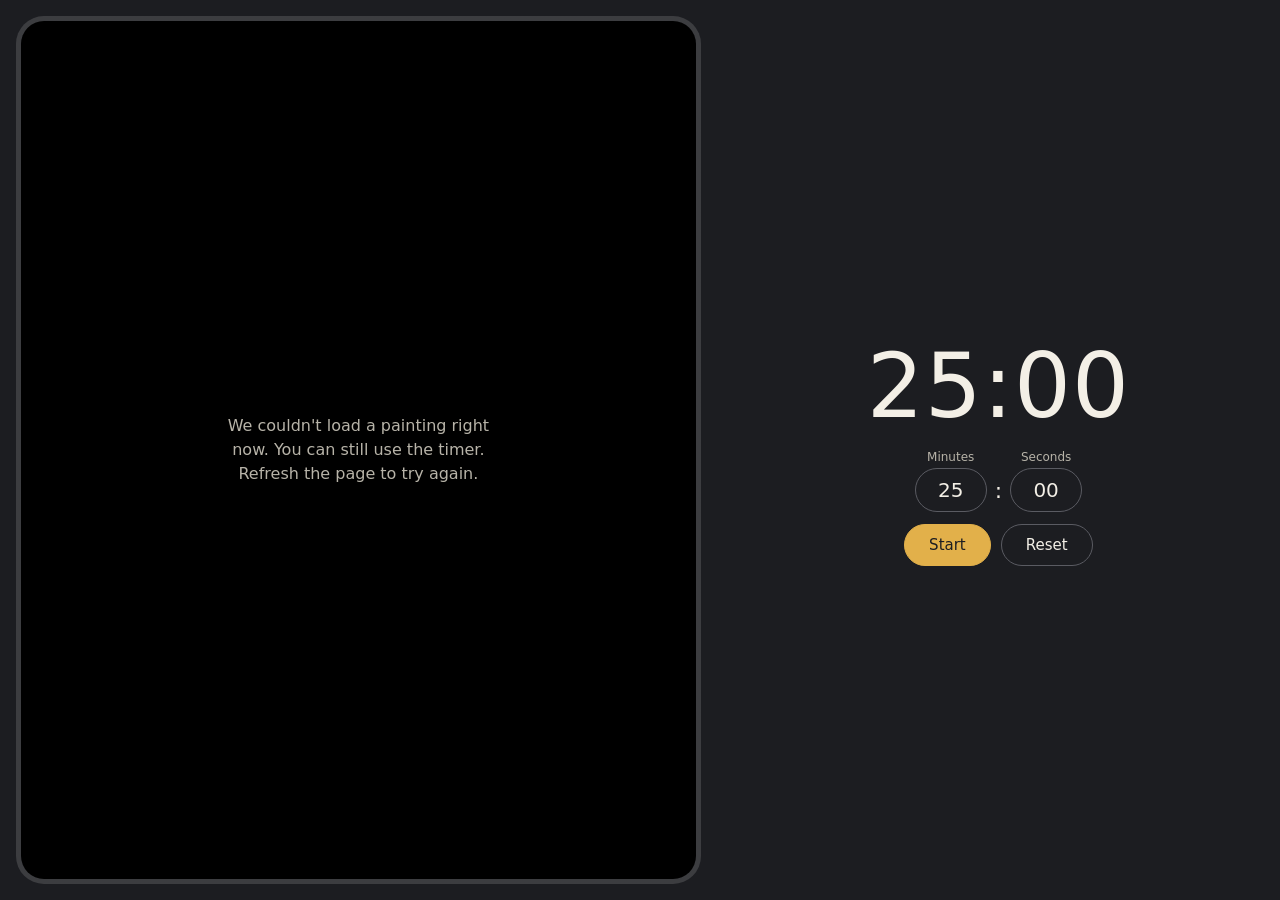
<file: index.html>
<!DOCTYPE html>
<html lang="en">
<head>
  <meta charset="UTF-8">
  <meta name="viewport" content="width=device-width, initial-scale=1.0">
  <title>Pomodoro Art</title>
  <link rel="stylesheet" href="style.css">
</head>
<body>
  <main class="split">
    <section class="left">
      <div class="ring">
        <div class="inner">
          <p class="art-message" id="art-message" role="status">Loading painting…</p>
          <div class="picture" id="picture" hidden>
            <img class="art" id="art" alt="Artwork">
          </div>
        </div>
      </div>
    </section>

    <section class="panel">
      <div class="time" id="time">25:00</div>
      <div class="length" id="length">
        <label>Minutes
          <input id="minutes" type="text" inputmode="numeric" maxlength="3" autocomplete="off" value="25">
        </label>
        <span class="colon" aria-hidden="true">:</span>
        <label>Seconds
          <input id="seconds" type="text" inputmode="numeric" maxlength="2" autocomplete="off" value="00">
        </label>
      </div>
      <p class="message" id="message" role="alert" hidden></p>
      <div class="details" id="details" hidden></div>
      <div class="btns">
        <button class="btn main" id="main-btn" type="button">Start</button>
        <button class="btn" id="reset-btn" type="button">Reset</button>
      </div>
    </section>
  </main>
  <script src="script.js"></script>
</body>
</html>
</file>
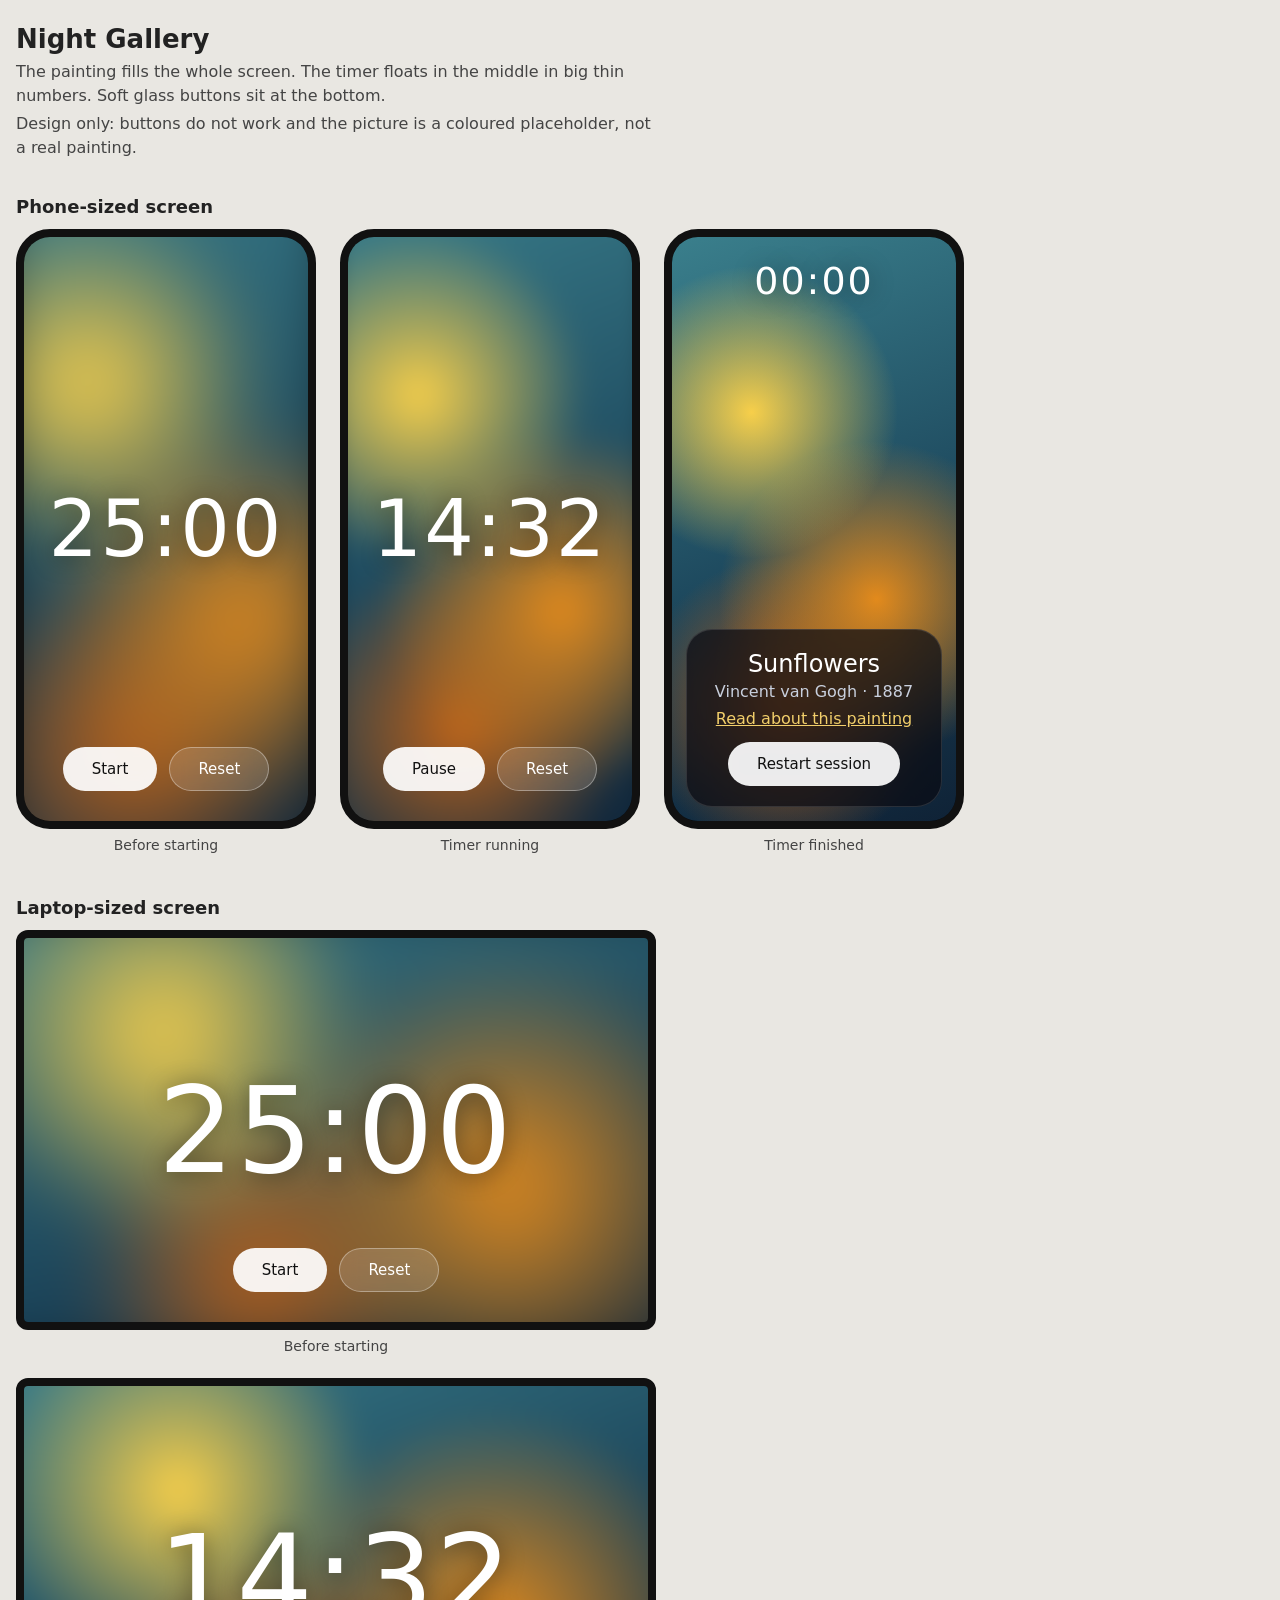
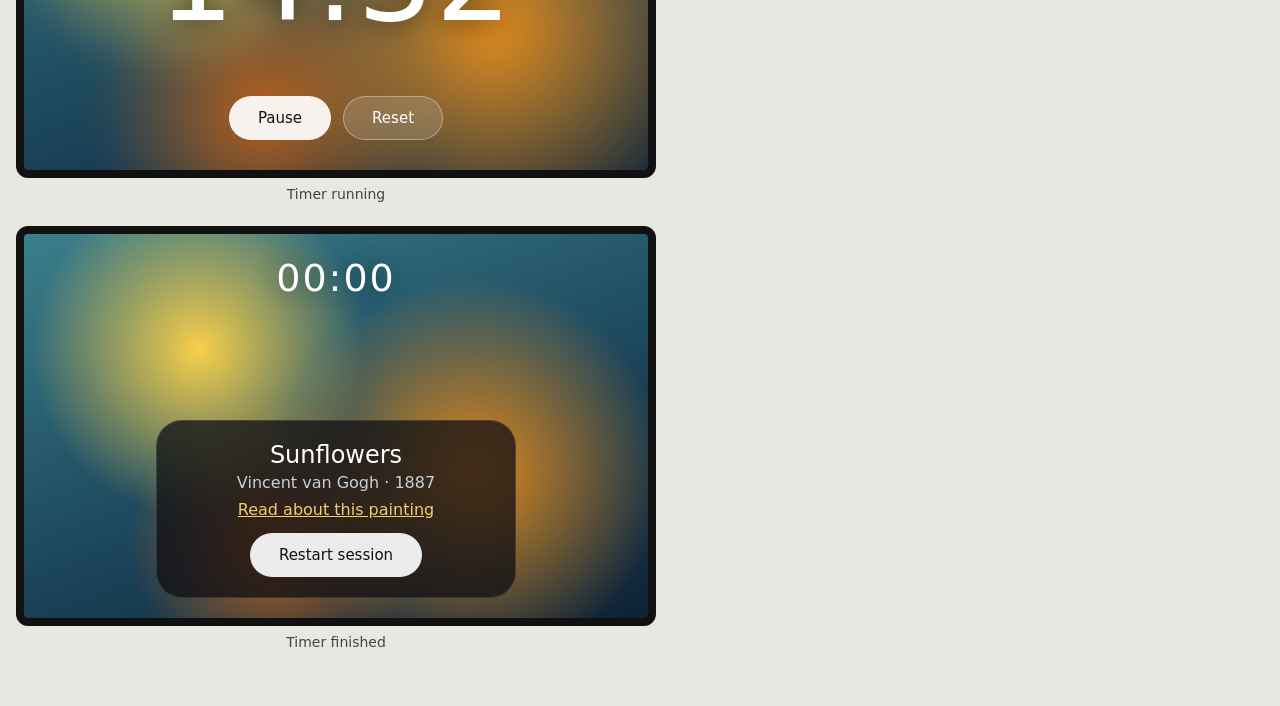
<file: mockups/1-night-gallery.html>
<!DOCTYPE html>
<html lang="en">
<head>
<meta charset="UTF-8">
<meta name="viewport" content="width=device-width, initial-scale=1.0">
<title>Night Gallery - mockup</title>
<style>
*{box-sizing:border-box}
body{margin:0;padding:24px 16px 48px;background:#e9e7e2;color:#222;font-family:system-ui,-apple-system,"Segoe UI",Roboto,sans-serif}
h1{font-size:26px;margin:0 0 6px}
h2{font-size:18px;margin:36px 0 12px}
p.note{margin:0 0 4px;max-width:640px;line-height:1.5;color:#444}
.row{display:flex;gap:24px;flex-wrap:wrap;align-items:flex-start;overflow-x:auto;padding-bottom:8px}
figure{margin:0;flex:none}
figcaption{margin-top:8px;font-size:14px;color:#444;text-align:center}
.screen{position:relative;overflow:hidden;flex:none;border:8px solid #111}
.screen.phone{width:300px;height:600px;border-radius:34px}
.screen.laptop{width:640px;height:400px;border-radius:12px}
a{color:inherit}
.art{background:
 radial-gradient(circle at 28% 30%,#f7cf4a 0,transparent 32%),
 radial-gradient(circle at 72% 62%,#e28a1c 0,transparent 38%),
 radial-gradient(circle at 40% 80%,#b9611a 0,transparent 30%),
 linear-gradient(160deg,#3a7f8c,#1a4258 60%,#0f2236)}
.b1 .art{filter:blur(26px);transform:scale(1.25)}
.b2 .art{filter:blur(12px);transform:scale(1.15)}

body.d1 .screen{background:#000;color:#fff}
.d1 .scene{position:absolute;inset:0}
.d1 .art{position:absolute;inset:0}
.d1 .center{position:absolute;inset:0;display:flex;align-items:center;justify-content:center}
.d1 .time{font-weight:200;letter-spacing:2px;text-shadow:0 2px 24px rgba(0,0,0,.45);font-variant-numeric:tabular-nums}
.d1 .phone .time{font-size:78px}
.d1 .laptop .time{font-size:120px}
.d1 .btns{position:absolute;left:0;right:0;bottom:30px;display:flex;gap:12px;justify-content:center}
.d1 .btn{padding:12px 28px;border-radius:999px;font-size:15px;background:rgba(255,255,255,.14);border:1px solid rgba(255,255,255,.35);backdrop-filter:blur(8px);-webkit-backdrop-filter:blur(8px)}
.d1 .btn.main{background:rgba(255,255,255,.92);color:#111;border-color:transparent}
.d1 .top{position:absolute;top:22px;left:0;right:0;text-align:center}
.d1 .top .time{font-size:38px;font-weight:300}
.d1 .card{position:absolute;background:rgba(10,12,20,.72);backdrop-filter:blur(14px);-webkit-backdrop-filter:blur(14px);border:1px solid rgba(255,255,255,.12);border-radius:26px;padding:20px;text-align:center}
.d1 .phone .card{left:14px;right:14px;bottom:14px}
.d1 .laptop .card{left:50%;transform:translateX(-50%);bottom:20px;width:360px}
.d1 .card h3{margin:0 0 4px;font-size:24px;font-weight:500}
.d1 .card .meta{margin:0 0 8px;color:#c9d0de}
.d1 .card p{margin:0 0 14px}
.d1 .card .link{color:#f2cf6b}
.d1 .card .btn{display:inline-block}
</style>
</head>
<body class="d1">
<h1>Night Gallery</h1>
<p class="note">The painting fills the whole screen. The timer floats in the middle in big thin numbers. Soft glass buttons sit at the bottom.</p>
<p class="note">Design only: buttons do not work and the picture is a coloured placeholder, not a real painting.</p>
<h2>Phone-sized screen</h2>
<div class="row">
<figure><div class="screen phone"><div class="scene b1"><div class="art"></div><div class="center"><span class="time">25:00</span></div><div class="btns"><span class="btn main">Start</span><span class="btn">Reset</span></div></div></div><figcaption>Before starting</figcaption></figure>
<figure><div class="screen phone"><div class="scene b2"><div class="art"></div><div class="center"><span class="time">14:32</span></div><div class="btns"><span class="btn main">Pause</span><span class="btn">Reset</span></div></div></div><figcaption>Timer running</figcaption></figure>
<figure><div class="screen phone"><div class="scene"><div class="art"></div><div class="top"><span class="time">00:00</span></div><div class="card"><h3>Sunflowers</h3><p class="meta">Vincent van Gogh &middot; 1887</p><p><a href="#" class="link">Read about this painting</a></p><span class="btn main">Restart session</span></div></div></div><figcaption>Timer finished</figcaption></figure>
</div>
<h2>Laptop-sized screen</h2>
<div class="row">
<figure><div class="screen laptop"><div class="scene b1"><div class="art"></div><div class="center"><span class="time">25:00</span></div><div class="btns"><span class="btn main">Start</span><span class="btn">Reset</span></div></div></div><figcaption>Before starting</figcaption></figure>
<figure><div class="screen laptop"><div class="scene b2"><div class="art"></div><div class="center"><span class="time">14:32</span></div><div class="btns"><span class="btn main">Pause</span><span class="btn">Reset</span></div></div></div><figcaption>Timer running</figcaption></figure>
<figure><div class="screen laptop"><div class="scene"><div class="art"></div><div class="top"><span class="time">00:00</span></div><div class="card"><h3>Sunflowers</h3><p class="meta">Vincent van Gogh &middot; 1887</p><p><a href="#" class="link">Read about this painting</a></p><span class="btn main">Restart session</span></div></div></div><figcaption>Timer finished</figcaption></figure>
</div>
</body>
</html>
</file>
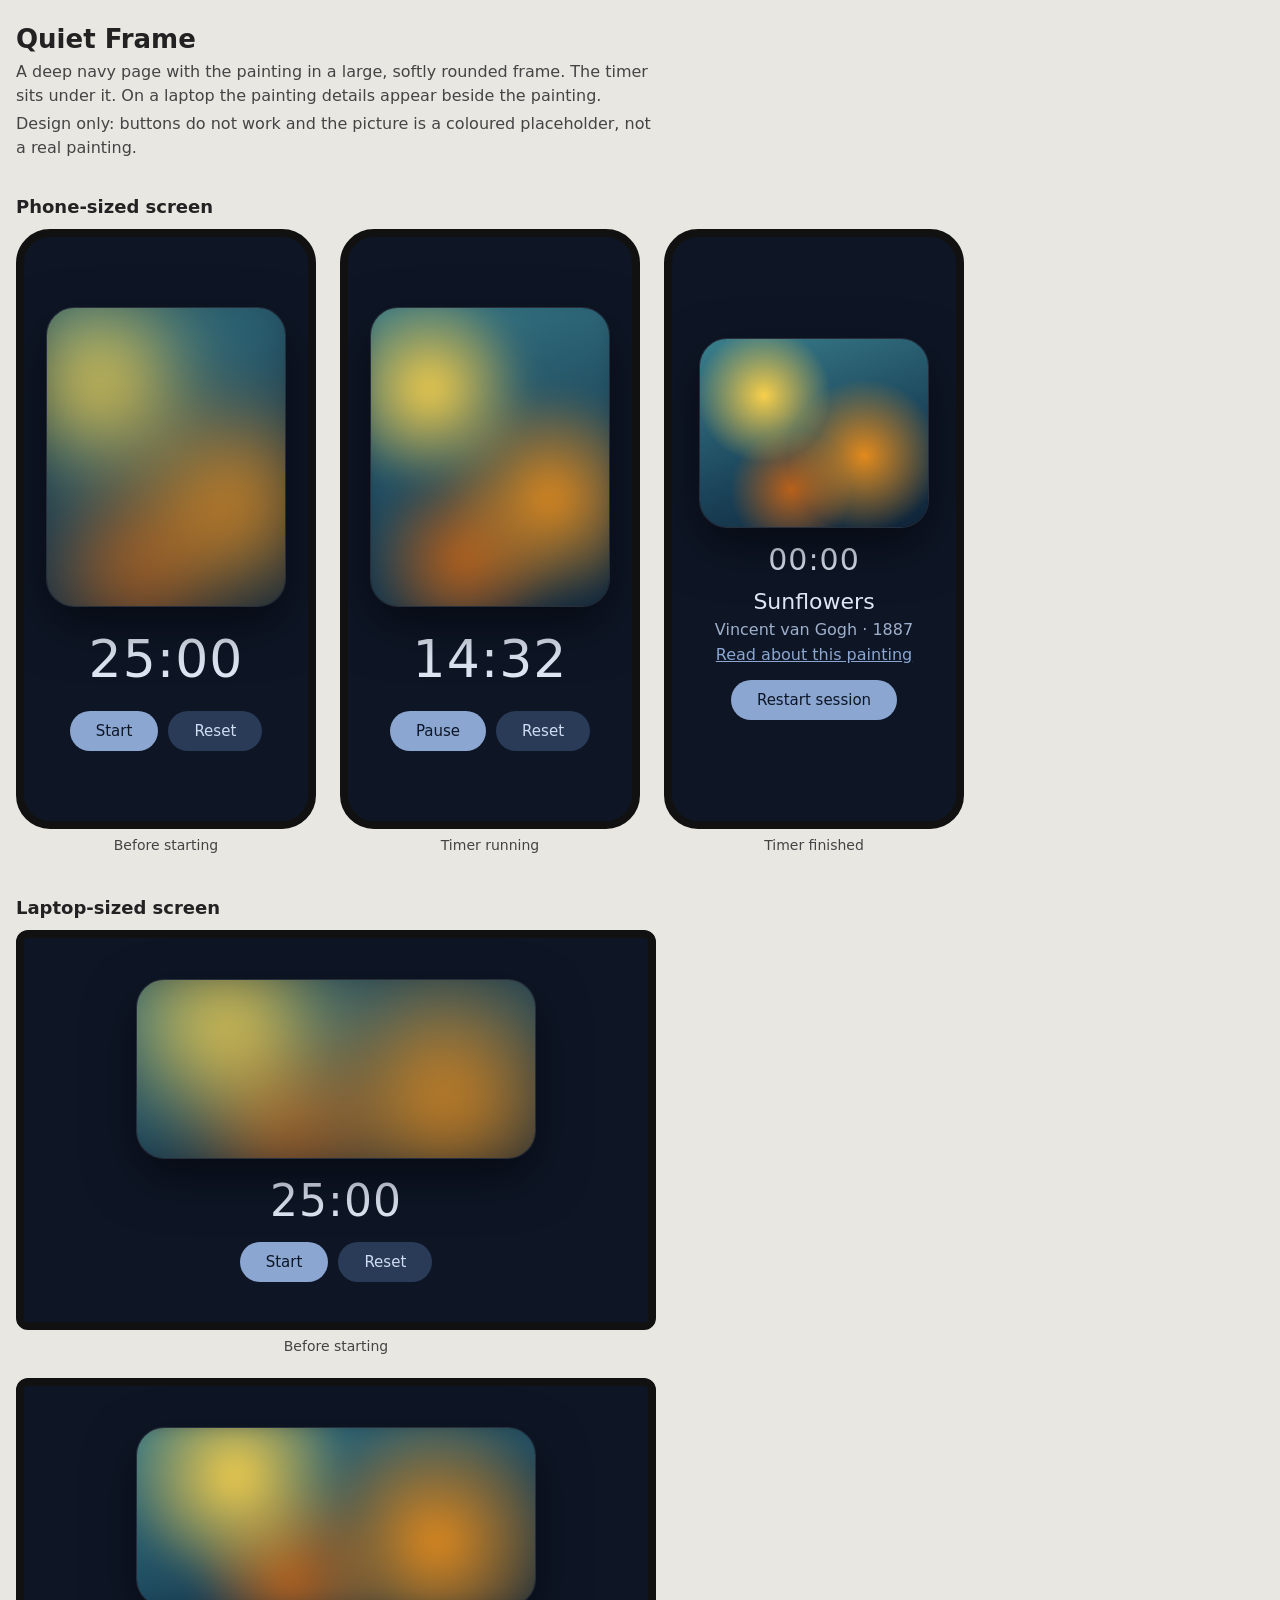
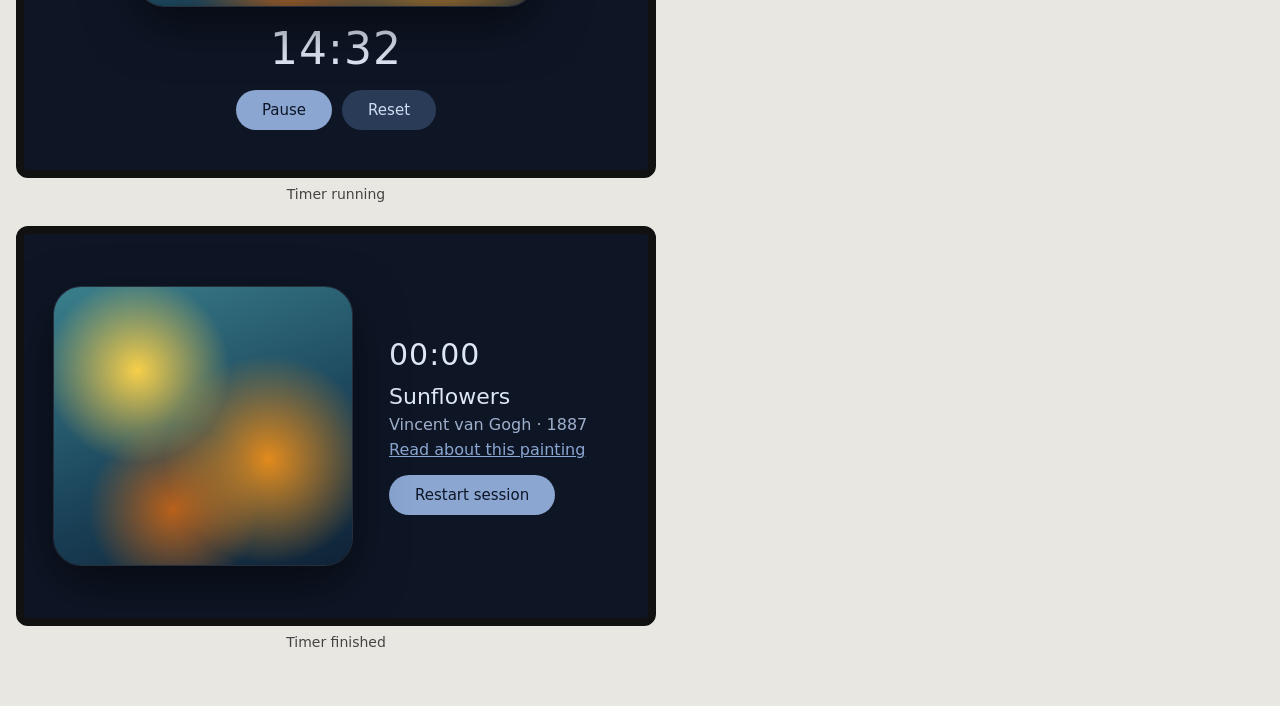
<file: mockups/2-quiet-frame.html>
<!DOCTYPE html>
<html lang="en">
<head>
<meta charset="UTF-8">
<meta name="viewport" content="width=device-width, initial-scale=1.0">
<title>Quiet Frame - mockup</title>
<style>
*{box-sizing:border-box}
body{margin:0;padding:24px 16px 48px;background:#e9e7e2;color:#222;font-family:system-ui,-apple-system,"Segoe UI",Roboto,sans-serif}
h1{font-size:26px;margin:0 0 6px}
h2{font-size:18px;margin:36px 0 12px}
p.note{margin:0 0 4px;max-width:640px;line-height:1.5;color:#444}
.row{display:flex;gap:24px;flex-wrap:wrap;align-items:flex-start;overflow-x:auto;padding-bottom:8px}
figure{margin:0;flex:none}
figcaption{margin-top:8px;font-size:14px;color:#444;text-align:center}
.screen{position:relative;overflow:hidden;flex:none;border:8px solid #111}
.screen.phone{width:300px;height:600px;border-radius:34px}
.screen.laptop{width:640px;height:400px;border-radius:12px}
a{color:inherit}
.art{background:
 radial-gradient(circle at 28% 30%,#f7cf4a 0,transparent 32%),
 radial-gradient(circle at 72% 62%,#e28a1c 0,transparent 38%),
 radial-gradient(circle at 40% 80%,#b9611a 0,transparent 30%),
 linear-gradient(160deg,#3a7f8c,#1a4258 60%,#0f2236)}
.b1 .art{filter:blur(26px);transform:scale(1.25)}
.b2 .art{filter:blur(12px);transform:scale(1.15)}

body.d2 .screen{background:#0e1626;color:#dfe7f5}
.d2 .stage{position:absolute;inset:0;display:flex;flex-direction:column;align-items:center;justify-content:center;gap:22px;padding:16px}
.d2 .frame{position:relative;overflow:hidden;border-radius:28px;border:1px solid rgba(255,255,255,.1);box-shadow:0 18px 50px rgba(0,0,0,.55);flex:none}
.d2 .phone .frame{width:240px;height:300px}
.d2 .laptop .frame{width:400px;height:180px}
.d2 .laptop .stage{gap:16px}
.d2 .laptop .time{font-size:44px}
.d2 .art{position:absolute;inset:0}
.d2 .time{font-weight:400;font-size:52px;letter-spacing:1px;font-variant-numeric:tabular-nums}
.d2 .btns{display:flex;gap:10px}
.d2 .btn{padding:11px 26px;border-radius:999px;font-size:15px;background:#2a3b57;color:#cfdcf2}
.d2 .btn.main{background:#8aa6d1;color:#0e1626}
.d2 .info{display:flex;flex-direction:column;align-items:center;text-align:center;gap:6px}
.d2 .info .time{font-size:30px}
.d2 .info h3{margin:6px 0 0;font-size:22px;font-weight:500}
.d2 .info .meta{margin:0;color:#9fb0cc}
.d2 .info p{margin:0}
.d2 .info .link{color:#8aa6d1}
.d2 .info .btn{display:inline-block;margin-top:10px}
.d2 .phone .stage.fin{gap:14px}
.d2 .phone .stage.fin .frame{width:230px;height:190px}
.d2 .laptop .stage.fin{flex-direction:row;gap:36px}
.d2 .laptop .stage.fin .frame{width:300px;height:280px}
.d2 .laptop .stage.fin .info{align-items:flex-start;text-align:left;width:230px}
</style>
</head>
<body class="d2">
<h1>Quiet Frame</h1>
<p class="note">A deep navy page with the painting in a large, softly rounded frame. The timer sits under it. On a laptop the painting details appear beside the painting.</p>
<p class="note">Design only: buttons do not work and the picture is a coloured placeholder, not a real painting.</p>
<h2>Phone-sized screen</h2>
<div class="row">
<figure><div class="screen phone"><div class="stage"><div class="frame b1"><div class="art"></div></div><span class="time">25:00</span><div class="btns"><span class="btn main">Start</span><span class="btn">Reset</span></div></div></div><figcaption>Before starting</figcaption></figure>
<figure><div class="screen phone"><div class="stage"><div class="frame b2"><div class="art"></div></div><span class="time">14:32</span><div class="btns"><span class="btn main">Pause</span><span class="btn">Reset</span></div></div></div><figcaption>Timer running</figcaption></figure>
<figure><div class="screen phone"><div class="stage fin"><div class="frame b0"><div class="art"></div></div><div class="info"><span class="time">00:00</span><h3>Sunflowers</h3><p class="meta">Vincent van Gogh &middot; 1887</p><p><a href="#" class="link">Read about this painting</a></p><span class="btn main">Restart session</span></div></div></div><figcaption>Timer finished</figcaption></figure>
</div>
<h2>Laptop-sized screen</h2>
<div class="row">
<figure><div class="screen laptop"><div class="stage"><div class="frame b1"><div class="art"></div></div><span class="time">25:00</span><div class="btns"><span class="btn main">Start</span><span class="btn">Reset</span></div></div></div><figcaption>Before starting</figcaption></figure>
<figure><div class="screen laptop"><div class="stage"><div class="frame b2"><div class="art"></div></div><span class="time">14:32</span><div class="btns"><span class="btn main">Pause</span><span class="btn">Reset</span></div></div></div><figcaption>Timer running</figcaption></figure>
<figure><div class="screen laptop"><div class="stage fin"><div class="frame b0"><div class="art"></div></div><div class="info"><span class="time">00:00</span><h3>Sunflowers</h3><p class="meta">Vincent van Gogh &middot; 1887</p><p><a href="#" class="link">Read about this painting</a></p><span class="btn main">Restart session</span></div></div></div><figcaption>Timer finished</figcaption></figure>
</div>
</body>
</html>
</file>
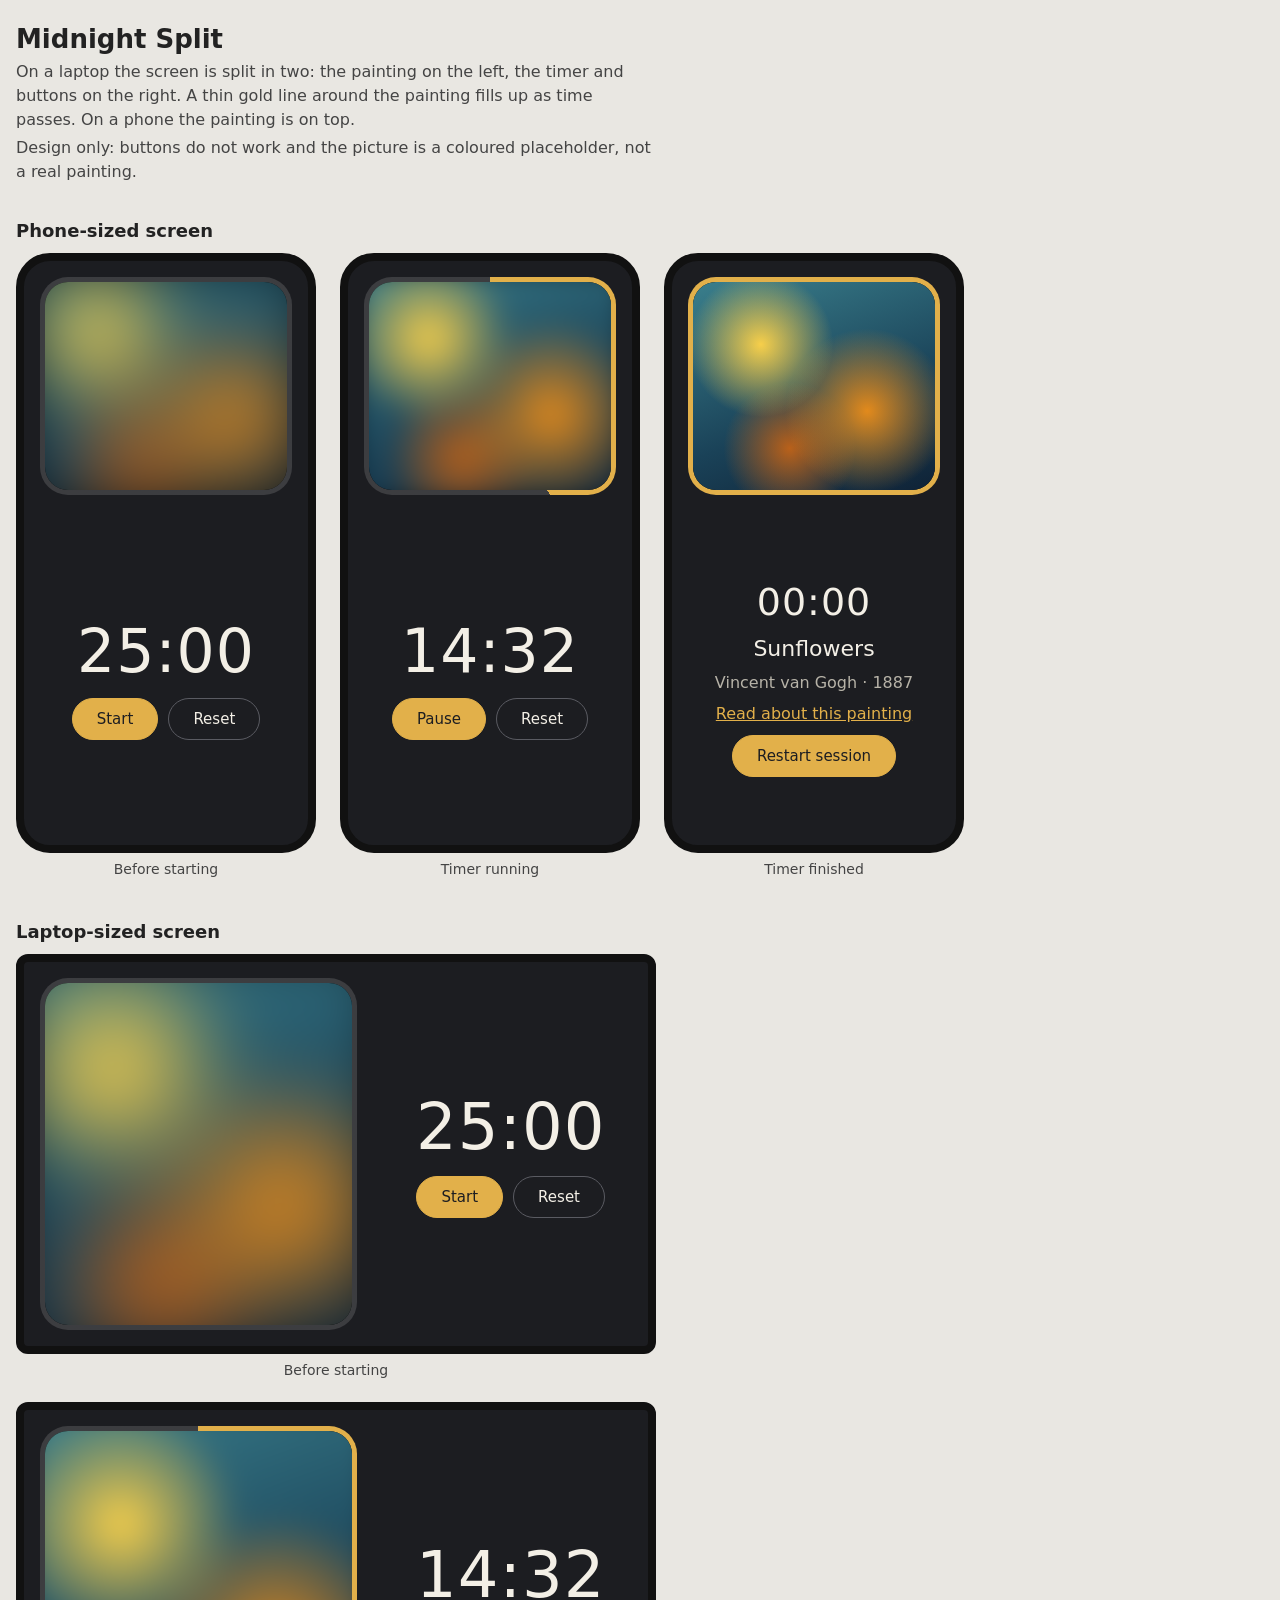
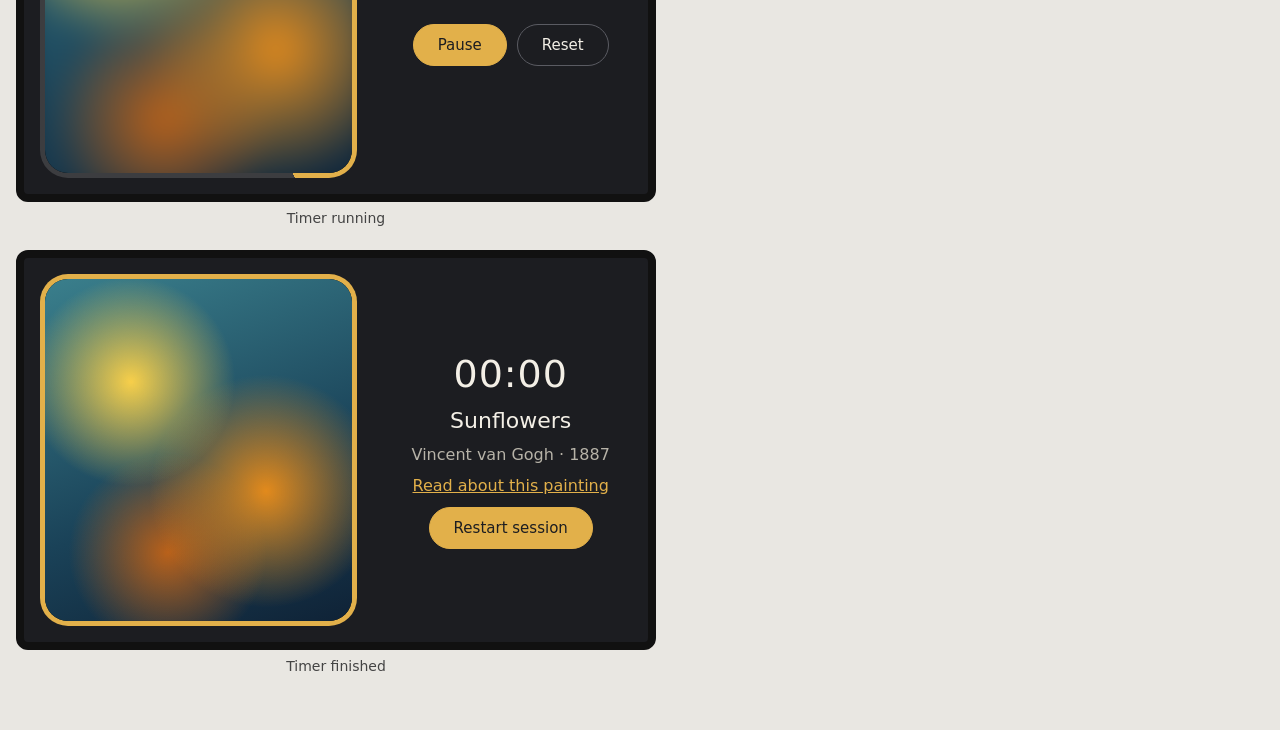
<file: mockups/3-midnight-split.html>
<!DOCTYPE html>
<html lang="en">
<head>
<meta charset="UTF-8">
<meta name="viewport" content="width=device-width, initial-scale=1.0">
<title>Midnight Split - mockup</title>
<style>
*{box-sizing:border-box}
body{margin:0;padding:24px 16px 48px;background:#e9e7e2;color:#222;font-family:system-ui,-apple-system,"Segoe UI",Roboto,sans-serif}
h1{font-size:26px;margin:0 0 6px}
h2{font-size:18px;margin:36px 0 12px}
p.note{margin:0 0 4px;max-width:640px;line-height:1.5;color:#444}
.row{display:flex;gap:24px;flex-wrap:wrap;align-items:flex-start;overflow-x:auto;padding-bottom:8px}
figure{margin:0;flex:none}
figcaption{margin-top:8px;font-size:14px;color:#444;text-align:center}
.screen{position:relative;overflow:hidden;flex:none;border:8px solid #111}
.screen.phone{width:300px;height:600px;border-radius:34px}
.screen.laptop{width:640px;height:400px;border-radius:12px}
a{color:inherit}
.art{background:
 radial-gradient(circle at 28% 30%,#f7cf4a 0,transparent 32%),
 radial-gradient(circle at 72% 62%,#e28a1c 0,transparent 38%),
 radial-gradient(circle at 40% 80%,#b9611a 0,transparent 30%),
 linear-gradient(160deg,#3a7f8c,#1a4258 60%,#0f2236)}
.b1 .art{filter:blur(26px);transform:scale(1.25)}
.b2 .art{filter:blur(12px);transform:scale(1.15)}

body.d3 .screen{background:#1c1d21;color:#f3efe6}
.d3 .split{position:absolute;inset:0;display:flex}
.d3 .phone .split{flex-direction:column}
.d3 .left{padding:16px;display:flex}
.d3 .phone .left{height:250px;flex:none}
.d3 .laptop .left{width:56%;flex:none}
.d3 .ring{flex:1;padding:5px;border-radius:28px;background:conic-gradient(#e2b04a var(--p),rgba(255,255,255,.14) 0)}
.d3 .inner{position:relative;width:100%;height:100%;border-radius:23px;overflow:hidden;background:#000}
.d3 .art{position:absolute;inset:0}
.d3 .panel{flex:1;display:flex;flex-direction:column;align-items:center;justify-content:center;gap:12px;padding:14px;text-align:center}
.d3 .time{font-weight:300;font-size:64px;font-variant-numeric:tabular-nums;letter-spacing:1px}
.d3 .phone .time{font-size:60px}
.d3 .panel.fin .time{font-size:38px}
.d3 .btns{display:flex;gap:10px;flex-wrap:wrap;justify-content:center}
.d3 .btn{padding:11px 24px;border-radius:999px;font-size:15px;border:1px solid #5a5b62;color:#f3efe6}
.d3 .btn.main{background:#e2b04a;border-color:#e2b04a;color:#1c1d21}
.d3 .panel h3{margin:0;font-size:22px;font-weight:500}
.d3 .panel .meta{margin:0;color:#b7b3a8}
.d3 .panel p{margin:0}
.d3 .link{color:#e2b04a}
</style>
</head>
<body class="d3">
<h1>Midnight Split</h1>
<p class="note">On a laptop the screen is split in two: the painting on the left, the timer and buttons on the right. A thin gold line around the painting fills up as time passes. On a phone the painting is on top.</p>
<p class="note">Design only: buttons do not work and the picture is a coloured placeholder, not a real painting.</p>
<h2>Phone-sized screen</h2>
<div class="row">
<figure><div class="screen phone"><div class="split"><div class="left"><div class="ring" style="--p:0%"><div class="inner b1"><div class="art"></div></div></div></div><div class="panel"><span class="time">25:00</span><div class="btns"><span class="btn main">Start</span><span class="btn">Reset</span></div></div></div></div><figcaption>Before starting</figcaption></figure>
<figure><div class="screen phone"><div class="split"><div class="left"><div class="ring" style="--p:42%"><div class="inner b2"><div class="art"></div></div></div></div><div class="panel"><span class="time">14:32</span><div class="btns"><span class="btn main">Pause</span><span class="btn">Reset</span></div></div></div></div><figcaption>Timer running</figcaption></figure>
<figure><div class="screen phone"><div class="split"><div class="left"><div class="ring" style="--p:100%"><div class="inner b0"><div class="art"></div></div></div></div><div class="panel fin"><span class="time">00:00</span><h3>Sunflowers</h3><p class="meta">Vincent van Gogh &middot; 1887</p><p><a href="#" class="link">Read about this painting</a></p><div class="btns"><span class="btn main">Restart session</span></div></div></div></div><figcaption>Timer finished</figcaption></figure>
</div>
<h2>Laptop-sized screen</h2>
<div class="row">
<figure><div class="screen laptop"><div class="split"><div class="left"><div class="ring" style="--p:0%"><div class="inner b1"><div class="art"></div></div></div></div><div class="panel"><span class="time">25:00</span><div class="btns"><span class="btn main">Start</span><span class="btn">Reset</span></div></div></div></div><figcaption>Before starting</figcaption></figure>
<figure><div class="screen laptop"><div class="split"><div class="left"><div class="ring" style="--p:42%"><div class="inner b2"><div class="art"></div></div></div></div><div class="panel"><span class="time">14:32</span><div class="btns"><span class="btn main">Pause</span><span class="btn">Reset</span></div></div></div></div><figcaption>Timer running</figcaption></figure>
<figure><div class="screen laptop"><div class="split"><div class="left"><div class="ring" style="--p:100%"><div class="inner b0"><div class="art"></div></div></div></div><div class="panel fin"><span class="time">00:00</span><h3>Sunflowers</h3><p class="meta">Vincent van Gogh &middot; 1887</p><p><a href="#" class="link">Read about this painting</a></p><div class="btns"><span class="btn main">Restart session</span></div></div></div></div><figcaption>Timer finished</figcaption></figure>
</div>
</body>
</html>
</file>
<file: style.css>
* {
  box-sizing: border-box;
}

body {
  margin: 0;
  background: #1c1d21;
  color: #f3efe6;
  font-family: system-ui, -apple-system, "Segoe UI", Roboto, sans-serif;
}

/* Phone layout: painting on top, timer below */
.split {
  display: flex;
  flex-direction: column;
  min-height: 100vh;
  min-height: 100dvh;
}

.left {
  display: flex;
  padding: 16px;
  height: 43dvh;
  min-height: 220px;
  flex: none;
}

/* Gold line around the painting (empty at 0%) */
.ring {
  --p: 0%;
  flex: 1;
  padding: 5px;
  border-radius: 28px;
  background: conic-gradient(#e2b04a var(--p), rgba(255, 255, 255, 0.14) 0);
}

.inner {
  position: relative;
  width: 100%;
  height: 100%;
  border-radius: 23px;
  overflow: hidden;
  background: #000;
  display: flex;
  align-items: center;
  justify-content: center;
  container-type: size; /* lets .picture size itself from this space */
}

/* "Loading painting…" and the friendly message, in the middle of the space */
.art-message {
  margin: 0;
  padding: 0 24px;
  max-width: 320px;
  text-align: center;
  font-size: 16px;
  line-height: 1.5;
  color: #b7b3a8;
}

/* A box exactly the shape of the painting, as big as fits in the space.
   Any spare room shows the dark background of .inner.
   --ar is the painting's width divided by its height (set in script.js). */
.picture {
  position: relative;
  overflow: hidden; /* the blur is cut off cleanly at the painting's edge */
  width: min(100cqw, calc(100cqh * var(--ar, 1)));
  aspect-ratio: var(--ar, 1);
}

/* The painting. It is blurred (and zoomed in a little, to keep the blur's
   soft edge outside the box) until the timer reaches 00:00. script.js changes
   the blur and zoom as time passes. The values here are the strongest blur,
   so the painting can never show sharp by mistake. */
.art {
  position: absolute;
  inset: 0;
  width: 100%;
  height: 100%;
  object-fit: contain;
  filter: blur(40px);
  transform: scale(1.3);
  transition: filter 0.25s linear, transform 0.25s linear;
}

.panel {
  flex: 1;
  display: flex;
  flex-direction: column;
  align-items: center;
  justify-content: center;
  gap: 12px;
  padding: 14px;
  text-align: center;
}

.time {
  font-weight: 300;
  font-size: 60px;
  letter-spacing: 1px;
  font-variant-numeric: tabular-nums;
}

/* Boxes to set the timer length */
.length {
  display: flex;
  align-items: flex-end;
  gap: 8px;
}

.length label {
  display: flex;
  flex-direction: column;
  align-items: center;
  gap: 4px;
  font-size: 12px;
  color: #b7b3a8;
}

.length input {
  width: 72px;
  padding: 9px 0;
  text-align: center;
  font: inherit;
  font-size: 20px;
  color: #f3efe6;
  background: transparent;
  border: 1px solid #5a5b62;
  border-radius: 999px;
}

.length input:focus-visible {
  outline: 2px solid #e2b04a;
  outline-offset: 2px;
}

.length input:disabled {
  opacity: 0.4;
}

.length .colon {
  font-size: 22px;
  padding-bottom: 9px;
}

.panel.finished .length {
  display: none;
}

.message {
  margin: 0;
  max-width: 260px;
  font-size: 14px;
  line-height: 1.4;
  color: #f0a98a;
}

/* Painting details (only shown when the timer is finished) */
.details {
  display: flex;
  flex-direction: column;
  align-items: center;
  gap: 12px;
}

.details[hidden] {
  display: none;
}

.details {
  max-width: 100%;
  text-align: center;
}

.details h3,
.details p {
  max-width: 100%;
  overflow-wrap: anywhere; /* long names wrap instead of running off the screen */
}

.details h3 {
  margin: 0;
  font-size: 22px;
  font-weight: 500;
}

.details p {
  margin: 0;
}

.details .meta {
  color: #b7b3a8;
}

.details a {
  color: #e2b04a;
}

.panel.finished .time {
  font-size: 38px;
}

.btns {
  display: flex;
  gap: 10px;
  flex-wrap: wrap;
  justify-content: center;
}

.btn {
  padding: 11px 24px;
  border-radius: 999px;
  border: 1px solid #5a5b62;
  background: transparent;
  color: #f3efe6;
  font: inherit;
  font-size: 15px;
  cursor: pointer;
}

.btn.main {
  background: #e2b04a;
  border-color: #e2b04a;
  color: #1c1d21;
}

/* Laptop layout: painting on the left, timer on the right */
@media (min-width: 700px) {
  .split {
    flex-direction: row;
    height: 100vh;
    height: 100dvh;
  }

  .left {
    width: 56%;
    height: auto;
    min-height: 0;
  }

  .time {
    font-size: clamp(64px, 7vw, 110px);
  }
}
</file>
